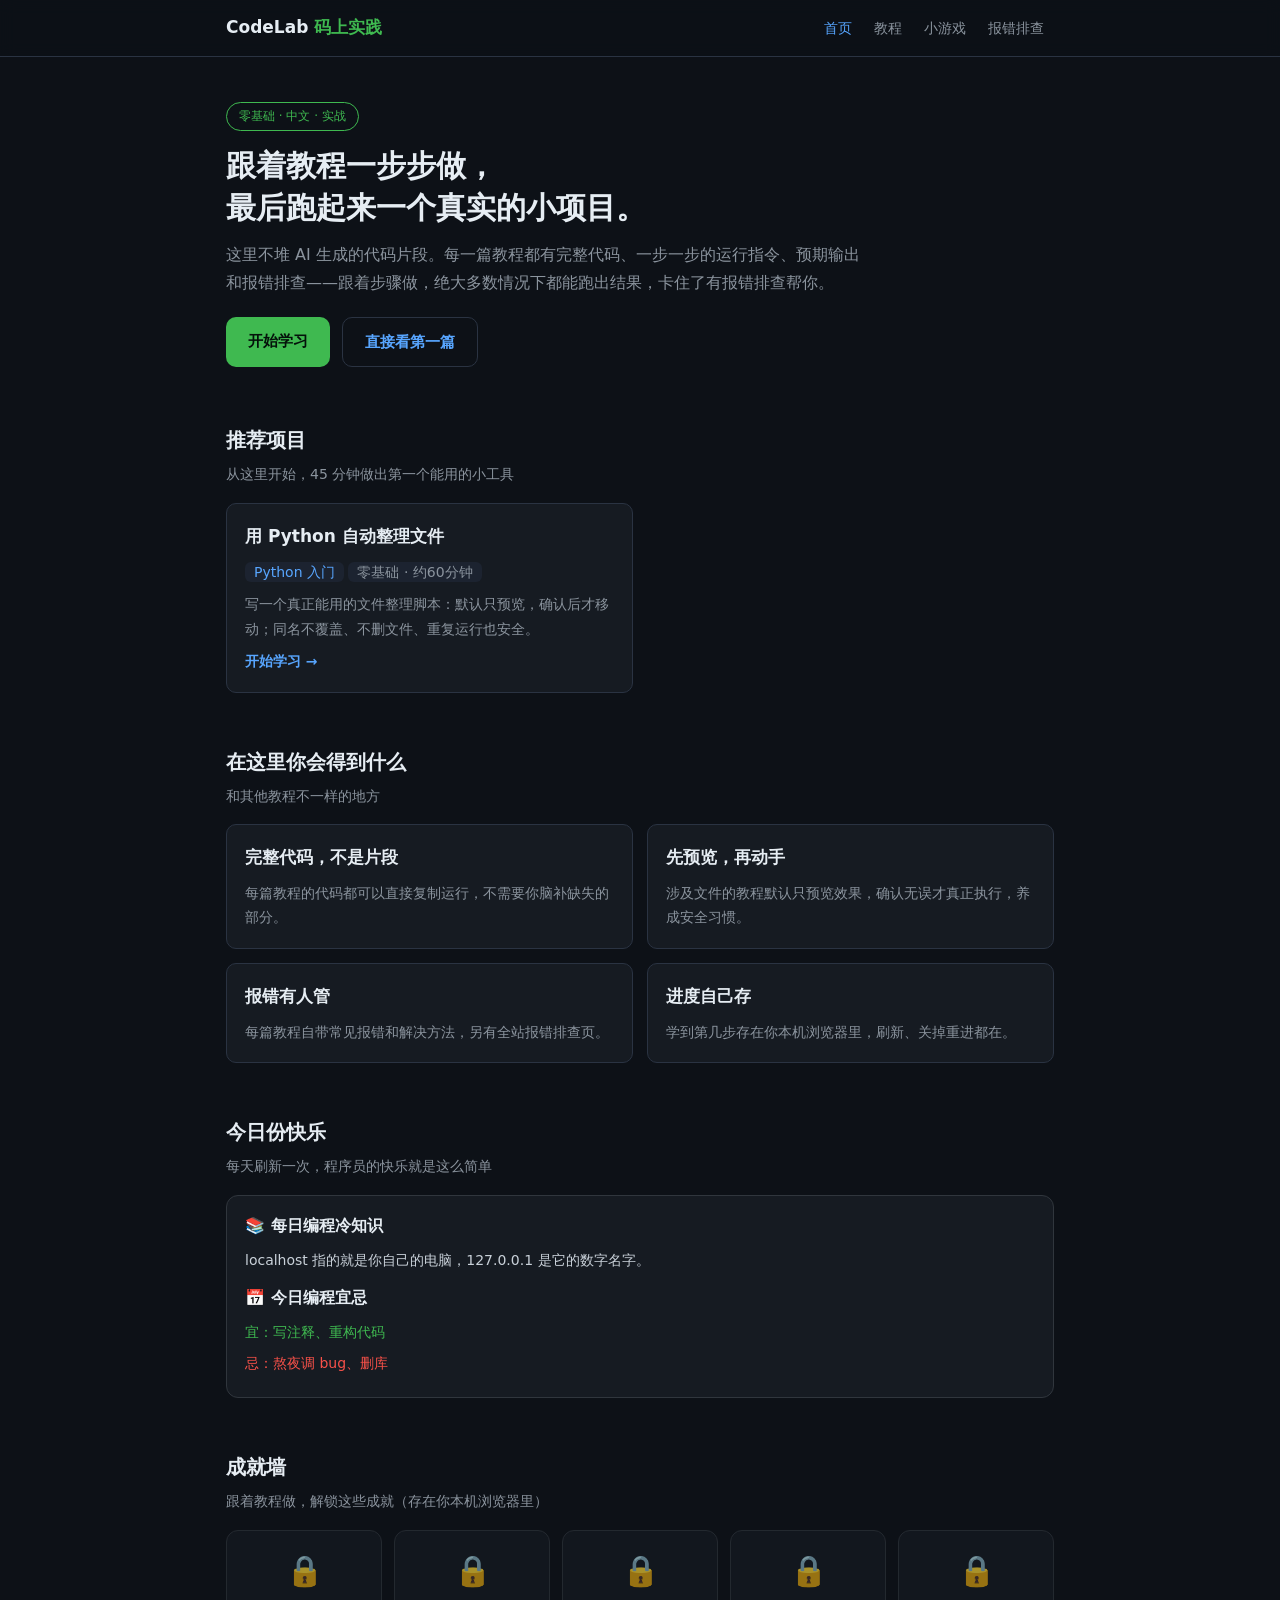
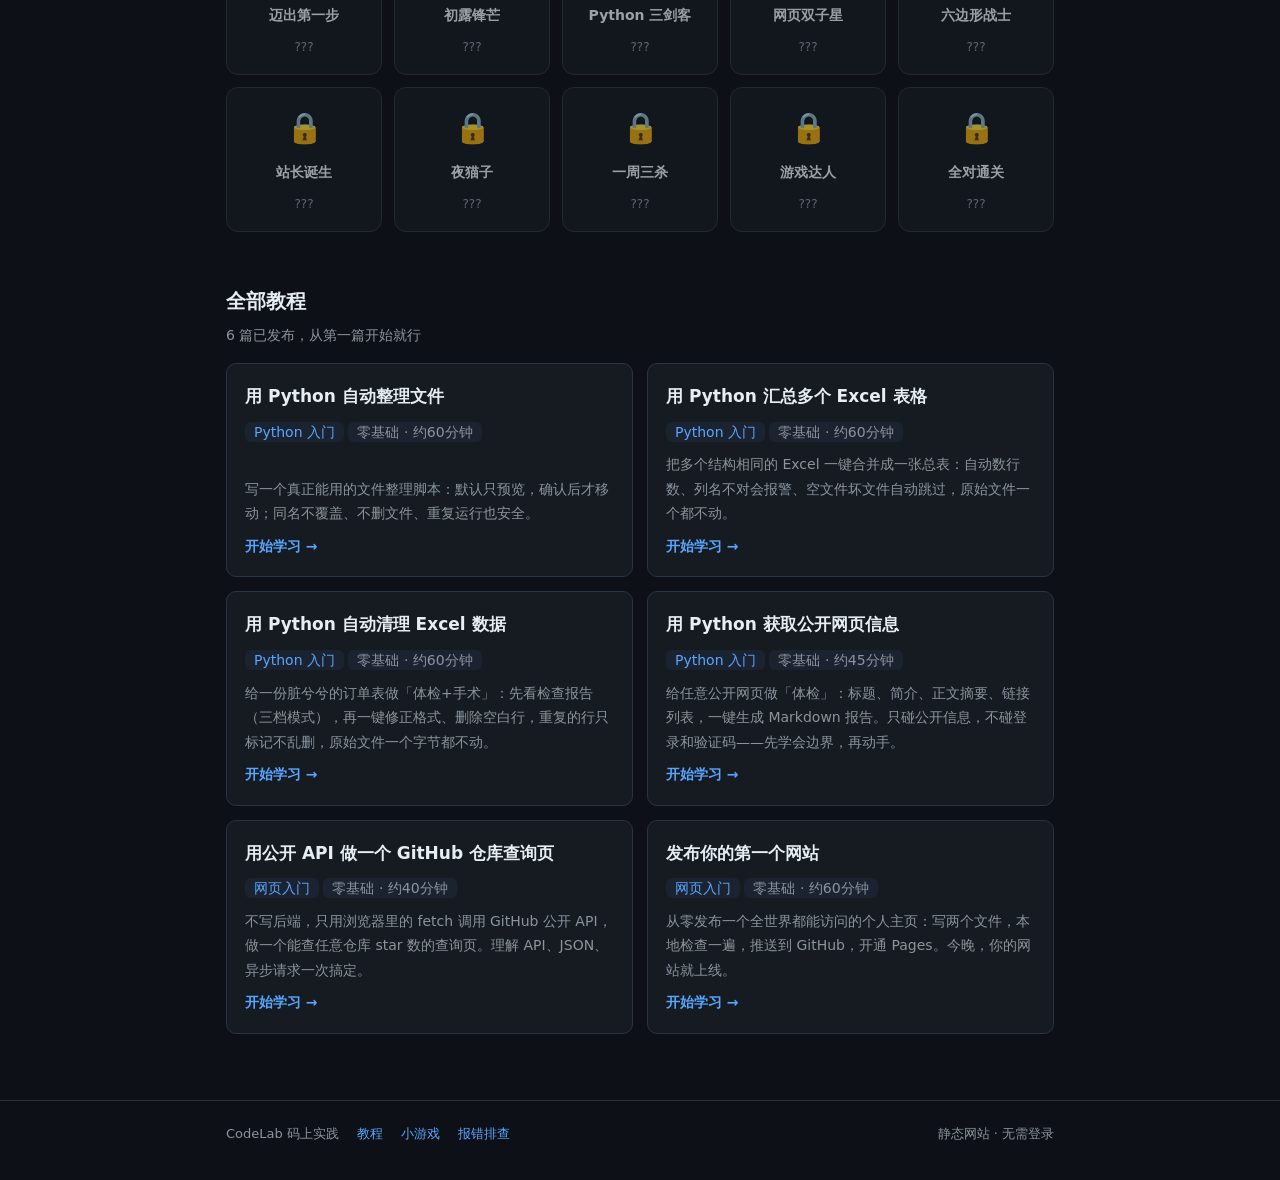
<file: index.html>
<!DOCTYPE html>
<html lang="zh-CN">
<head>
<meta charset="UTF-8">
<meta name="viewport" content="width=device-width, initial-scale=1.0">
<title>CodeLab 码上实践 - 跟着做，跑起来</title>
<meta name="description" content="面向零基础中文用户的编程实战教程：跟着步骤操作，最终运行一个真实的小项目。">
<meta name="theme-color" content="#0d1117">
<meta property="og:title" content="CodeLab 码上实践 - 跟着做，跑起来">
<meta property="og:description" content="面向零基础中文用户的编程实战教程：跟着步骤操作，最终运行一个真实的小项目。">
<meta property="og:type" content="website">
<meta property="og:url" content="https://ryajia321.github.io/codelab/index.html">
<link rel="manifest" href="assets/manifest.json">
<link rel="icon" href="assets/icon.svg" type="image/svg+xml">
<link rel="stylesheet" href="assets/style.css">
</head>
<body>
<header class="topbar"><div class="wrap">
<a class="logo" href="index.html">CodeLab <b>码上实践</b></a>
<nav class="nav"><a href="index.html">首页</a><a href="tutorials.html">教程</a><a href="game.html">小游戏</a><a href="errors.html">报错排查</a></nav>
</div></header>
<main class="wrap">
<section class="hero">
<span class="kicker">零基础 · 中文 · 实战</span>
<h1>跟着教程一步步做，<br>最后跑起来一个真实的小项目。</h1>
<p>这里不堆 AI 生成的代码片段。每一篇教程都有完整代码、一步一步的运行指令、预期输出和报错排查——跟着步骤做，绝大多数情况下都能跑出结果，卡住了有报错排查帮你。</p>
<div class="cta-row">
<a class="btn" href="tutorials.html">开始学习</a>
<a class="btn ghost" href="tutorial.html?id=python-organize-files">直接看第一篇</a>
</div>
</section>
<section class="sec">
<h2>推荐项目</h2>
<p class="sub">从这里开始，45 分钟做出第一个能用的小工具</p>
<div class="cards" id="featured"></div>
</section>
<section class="sec">
<h2>在这里你会得到什么</h2>
<p class="sub">和其他教程不一样的地方</p>
<div class="cards">
<div class="card"><h3>完整代码，不是片段</h3><p>每篇教程的代码都可以直接复制运行，不需要你脑补缺失的部分。</p></div>
<div class="card"><h3>先预览，再动手</h3><p>涉及文件的教程默认只预览效果，确认无误才真正执行，养成安全习惯。</p></div>
<div class="card"><h3>报错有人管</h3><p>每篇教程自带常见报错和解决方法，另有全站报错排查页。</p></div>
<div class="card"><h3>进度自己存</h3><p>学到第几步存在你本机浏览器里，刷新、关掉重进都在。</p></div>
</div>
</section>
<section class="sec">
<h2>今日份快乐</h2>
<p class="sub">每天刷新一次，程序员的快乐就是这么简单</p>
<div class="funbox" id="funbox"><p>加载中…</p></div>
</section>
<section class="sec">
<h2>成就墙</h2>
<p class="sub">跟着教程做，解锁这些成就（存在你本机浏览器里）</p>
<div class="achv-wall" id="achvWall"></div>
</section>
<section class="sec">
<h2>全部教程</h2>
<p class="sub">6 篇已发布，从第一篇开始就行</p>
<div class="cards" id="allList"></div>
</section>
</main>
<footer><div class="wrap">
<span>CodeLab 码上实践</span><a href="tutorials.html">教程</a><a href="game.html">小游戏</a><a href="errors.html">报错排查</a><span style="margin-left:auto">静态网站 · 无需登录</span>
</div></footer>
<script src="assets/app.js"></script>
<script src="data/tutorials.js"></script>
<script src="assets/achievements.js"></script>
<script>
(function(){
  var box = document.getElementById('featured');
  var t = (window.TUTORIALS||[])[0];
  if(!t){ box.innerHTML = '<div class="card"><h3>教程加载中…</h3></div>'; return; }
  // 趣味区
  if(window.Achv){
    var yj = window.Achv.dailyYiJi();
    document.getElementById('funbox').innerHTML =
      '<h3>📚 每日编程冷知识</h3><p>' + esc(window.Achv.dailyFact()) + '</p>' +
      '<h3 style="margin-top:12px">📅 今日编程宜忌</h3>' +
      '<p><span class="yi">宜：' + yj.yi.map(esc).join('、') + '</span></p>' +
      '<p><span class="ji">忌：' + yj.ji.map(esc).join('、') + '</span></p>';
    window.Achv.renderWall('achvWall');
  }
  // 全部教程
  var all = document.getElementById('allList');
  all.innerHTML = (window.TUTORIALS||[]).map(function(x){
    return '<div class="card"><h3>' + esc(x.title) + '</h3>' +
      '<p><span class="tag">' + esc(x.category) + '</span> <span class="tag gray">' + esc(x.level) + ' · 约' + x.minutes + '分钟</span></p>' +
      '<p>' + esc(x.summary) + '</p>' +
      '<a class="go" href="tutorial.html?id=' + x.id + '">开始学习 →</a></div>';
  }).join('');
  box.innerHTML =
    '<div class="card"><h3>' + esc(t.title) + '</h3>' +
    '<p><span class="tag">' + esc(t.category) + '</span> <span class="tag gray">' + esc(t.level) + ' · 约' + t.minutes + '分钟</span></p>' +
    '<p>' + esc(t.summary) + '</p>' +
    '<a class="go" href="tutorial.html?id=' + t.id + '">开始学习 →</a></div>';
})();
</script>
</body>
</html>
</file>
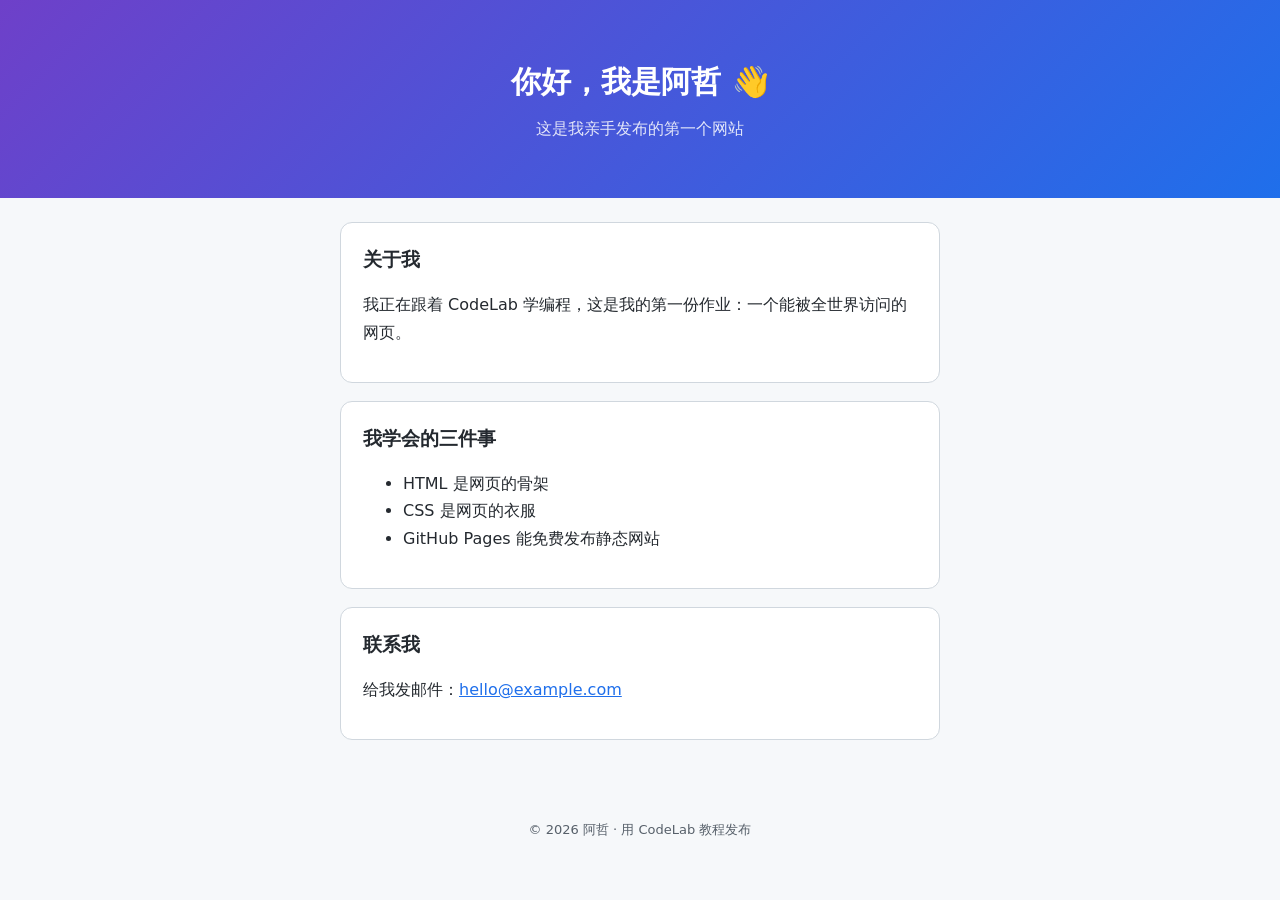
<file: tutorials/web-publish-site/site/index.html>
<!DOCTYPE html>
<html lang="zh-CN">
<head>
<meta charset="UTF-8">
<meta name="viewport" content="width=device-width, initial-scale=1.0">
<title>我的第一个网站</title>
<link rel="stylesheet" href="style.css">
</head>
<body>
<header>
  <h1>你好，我是阿哲 👋</h1>
  <p class="sub">这是我亲手发布的第一个网站</p>
</header>
<main>
  <section>
    <h2>关于我</h2>
    <p>我正在跟着 CodeLab 学编程，这是我的第一份作业：一个能被全世界访问的网页。</p>
  </section>
  <section>
    <h2>我学会的三件事</h2>
    <ul>
      <li>HTML 是网页的骨架</li>
      <li>CSS 是网页的衣服</li>
      <li>GitHub Pages 能免费发布静态网站</li>
    </ul>
  </section>
  <section>
    <h2>联系我</h2>
    <p>给我发邮件：<a href="mailto:hello@example.com">hello@example.com</a></p>
  </section>
</main>
<footer>
  <p>© 2026 阿哲 · 用 CodeLab 教程发布</p>
</footer>
</body>
</html>
</file>
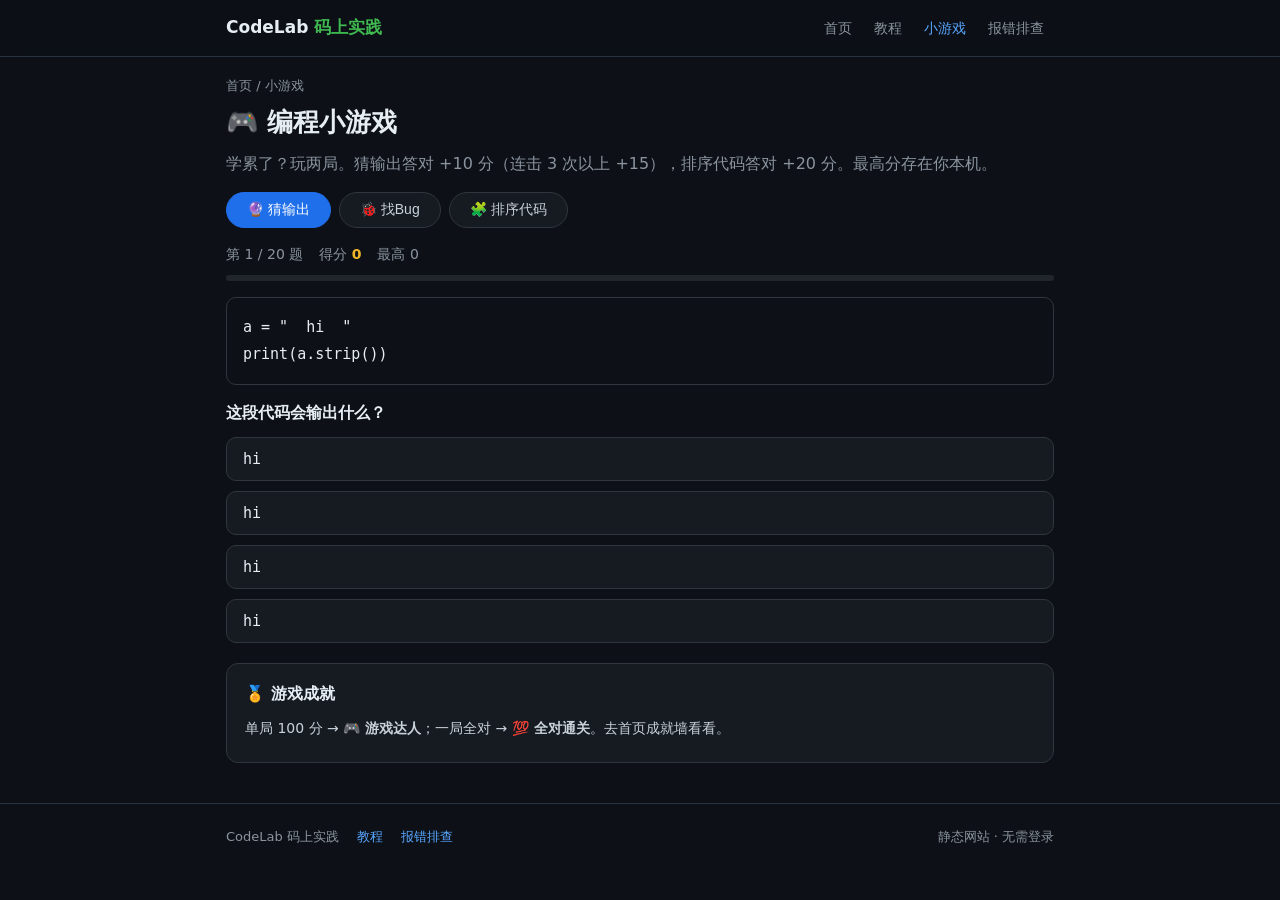
<file: game.html>
<!DOCTYPE html>
<html lang="zh-CN">
<head>
<meta charset="UTF-8">
<meta name="viewport" content="width=device-width, initial-scale=1.0">
<title>编程小游戏 - CodeLab 码上实践</title>
<meta name="description" content="猜输出、找Bug：用玩游戏的方式检验 Python 基本功。">
<meta name="theme-color" content="#0d1117">
<meta property="og:title" content="编程小游戏 - CodeLab 码上实践">
<meta property="og:description" content="猜输出、找Bug：用玩游戏的方式检验 Python 基本功。">
<meta property="og:type" content="website">
<meta property="og:url" content="https://ryajia321.github.io/codelab/game.html">
<link rel="manifest" href="assets/manifest.json">
<link rel="icon" href="assets/icon.svg" type="image/svg+xml">
<link rel="stylesheet" href="assets/style.css">
</head>
<body>
<header class="topbar"><div class="wrap">
<a class="logo" href="index.html">CodeLab <b>码上实践</b></a>
<nav class="nav"><a href="index.html">首页</a><a href="tutorials.html">教程</a><a href="game.html">小游戏</a><a href="errors.html">报错排查</a></nav>
</div></header>
<main class="wrap">
<div class="crumb"><a href="index.html">首页</a> / 小游戏</div>
<h1 class="t-title">🎮 编程小游戏</h1>
<p style="color:var(--mut)">学累了？玩两局。猜输出答对 +10 分（连击 3 次以上 +15），排序代码答对 +20 分。最高分存在你本机。</p>
<div class="game-tabs">
<button class="game-tab on" data-m="guess">🔮 猜输出</button>
<button class="game-tab" data-m="bug">🐞 找Bug</button>
<button class="game-tab" data-m="order">🧩 排序代码</button>
</div>
<div id="gameBox"></div>
<div class="funbox" style="margin-top:20px">
<h3>🏅 游戏成就</h3>
<p>单局 100 分 → <b>🎮 游戏达人</b>；一局全对 → <b>💯 全对通关</b>。去首页成就墙看看。</p>
</div>
</main>
<footer><div class="wrap">
<span>CodeLab 码上实践</span><a href="tutorials.html">教程</a><a href="errors.html">报错排查</a><span style="margin-left:auto">静态网站 · 无需登录</span>
</div></footer>
<script src="assets/app.js"></script>
<script src="assets/achievements.js"></script>
<script src="assets/game.js"></script>
<script>window.Game.init();</script>
</body>
</html>
</file>
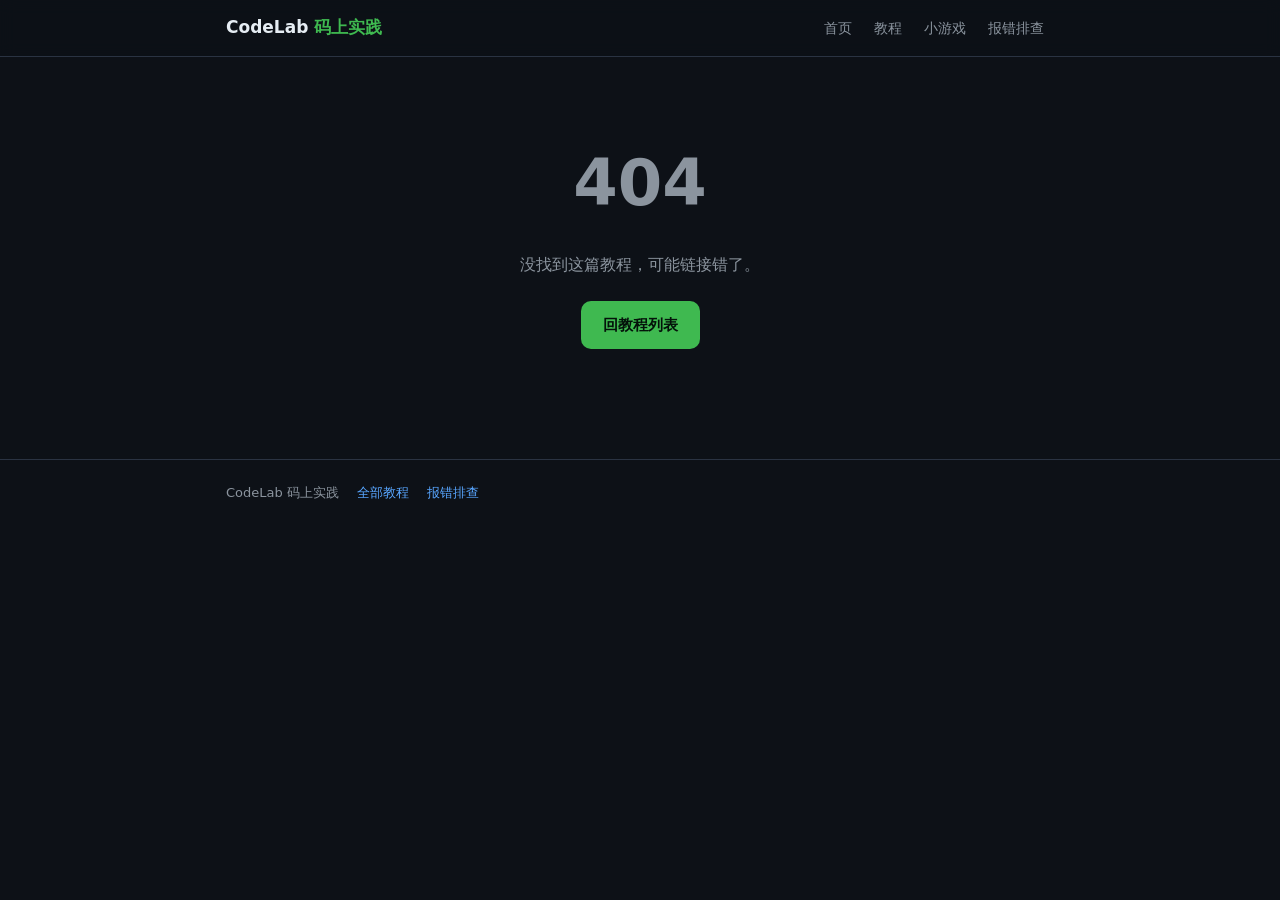
<file: tutorial.html>
<!DOCTYPE html>
<html lang="zh-CN">
<head>
<meta charset="UTF-8">
<meta name="viewport" content="width=device-width, initial-scale=1.0">
<title>教程 - CodeLab 码上实践</title>
<meta name="theme-color" content="#0d1117">
<meta property="og:title" content="教程 - CodeLab 码上实践">
<meta property="og:description" content="零基础中文编程实战教程：完整代码、一步一步的运行指令、预期输出和报错排查。">
<meta property="og:type" content="website">
<meta property="og:url" content="https://ryajia321.github.io/codelab/tutorial.html">
<link rel="manifest" href="assets/manifest.json">
<link rel="icon" href="assets/icon.svg" type="image/svg+xml">
<link rel="stylesheet" href="assets/style.css">
</head>
<body>
<header class="topbar"><div class="wrap">
<a class="logo" href="index.html">CodeLab <b>码上实践</b></a>
<nav class="nav"><a href="index.html">首页</a><a href="tutorials.html">教程</a><a href="game.html">小游戏</a><a href="errors.html">报错排查</a></nav>
</div></header>
<main class="wrap" id="content"></main>
<footer><div class="wrap">
<span>CodeLab 码上实践</span><a href="tutorials.html">全部教程</a><a href="errors.html">报错排查</a>
</div></footer>
<script src="assets/app.js"></script>
<script src="data/tutorials.js"></script>
<script src="assets/achievements.js"></script>
<script>
(function(){
  function codeBlock(c){
    return '<div class="codeblock ' + esc(c.lang) + '"><div class="chead"><span>' +
      esc(c.label || c.lang) + '</span>' +
      '<button class="copybtn" onclick="copyCode(this)">复制</button></div>' +
      '<pre><code>' + esc(c.text) + '</code></pre></div>';
  }
  var id = new URLSearchParams(location.search).get('id');
  var t = (window.TUTORIALS || []).filter(function(x){ return x.id === id; })[0];
  var el = document.getElementById('content');
  if(!t){
    document.title = '没找到教程 - CodeLab 码上实践';
    el.innerHTML = '<div class="nf"><h1>404</h1><p>没找到这篇教程，可能链接错了。</p><a class="btn" href="tutorials.html">回教程列表</a></div>';
    return;
  }
  document.title = t.title + ' - CodeLab 码上实践';
  var h = '';
  h += '<div class="crumb"><a href="index.html">首页</a> / <a href="tutorials.html">教程</a> / ' + esc(t.title) + '</div>';
  h += '<h1 class="t-title">' + esc(t.title) + '</h1>';
  h += '<div class="t-meta"><span class="tag">' + esc(t.category) + '</span>' +
       '<span class="tag gray">' + esc(t.level) + '</span>' +
       '<span class="tag gray">约 ' + t.minutes + ' 分钟</span></div>';
  h += '<div class="progressbar"><i id="pbar"></i></div><div class="prog-txt" id="ptxt"></div>';
  h += '<div class="note" id="progWarn" style="display:none"><b>保存失败：</b>浏览器可能禁用了本地存储，刷新后学习进度会丢失。</div>';
  h += '<p style="color:var(--mut)">' + esc(t.summary) + '</p>';
  var toc = [['sec-steps', '跟着做 (' + t.steps.length + ' 步)']];
  if(t.errors && t.errors.length) toc.push(['sec-errors', '常见报错']);
  if(t.checklist && t.checklist.length) toc.push(['sec-checklist', '验收清单']);
  if(t.exercises && t.exercises.length) toc.push(['sec-exercises', '练习题']);
  h += '<div class="toc">' + toc.map(function(x){
    return '<a href="#' + x[0] + '">' + x[1] + '</a>';
  }).join('') + '</div>';
  h += '<div class="sec"><h2>学习目标</h2><div class="sub">学完这一篇，你能做到</div><div class="step"><ul class="check">' +
       t.goals.map(function(g){ return '<li>' + esc(g) + '</li>'; }).join('') + '</ul></div></div>';
  h += '<div class="sec"><h2>环境准备</h2><div class="sub">开始前确认这几样</div><div class="step"><ul>' +
       t.env.map(function(g){ return '<li>' + esc(g) + '</li>'; }).join('') + '</ul></div></div>';
  h += '<div class="sec" id="sec-steps"><h2>跟着做</h2><div class="sub">做完一步勾一步，进度自动保存</div><div id="steps">';
  t.steps.forEach(function(s, i){
    h += '<div class="step" data-i="' + i + '"><div class="step-head">' +
         '<input type="checkbox" class="step-check" data-i="' + i + '" aria-label="标记完成">' +
         '<h3>第 ' + (i+1) + ' 步：' + esc(s.title) + '</h3></div>' +
         '<div>' + sanitizeHTML(s.body) + '</div>';
    if(s.code) h += codeBlock(s.code);
    if(s.expected) h += '<div class="tip"><b>预期结果：</b>' + sanitizeHTML(s.expected) + '</div>';
    if(s.code2) h += codeBlock(s.code2);
    if(s.expected2) h += '<div class="tip"><b>预期结果：</b>' + sanitizeHTML(s.expected2) + '</div>';
    h += '</div>';
  });
  h += '</div></div>';
  if(t.errors && t.errors.length){
    h += '<div class="sec" id="sec-errors"><h2>常见报错</h2><div class="sub">卡住了先来这里对号入座</div>';
    t.errors.forEach(function(e){
      h += '<div class="err"><h4>' + esc(e.t) + '</h4><p>' + esc(e.s) + '</p><p class="fix">解决：' + sanitizeHTML(e.f) + '</p></div>';
    });
    h += '<p style="margin-top:8px"><a href="errors.html">更多通用报错 →</a></p></div>';
  }
  if(t.checklist && t.checklist.length){
    h += '<div class="sec" id="sec-checklist"><h2>验收清单</h2><div class="sub">全都做到才算真正学会</div><div class="step"><ul class="check">' +
         t.checklist.map(function(g){ return '<li>' + esc(g) + '</li>'; }).join('') + '</ul></div></div>';
  }
  if(t.exercises && t.exercises.length){
    h += '<div class="sec" id="sec-exercises"><h2>练习题</h2><div class="sub">自己动手试试</div><div class="step"><ol>' +
         t.exercises.map(function(g){ return '<li>' + sanitizeHTML(g) + '</li>'; }).join('') + '</ol></div></div>';
  }
  var TS = window.TUTORIALS || [];
  var curIdx = TS.indexOf(t);
  var prev = curIdx > 0 ? TS[curIdx - 1] : null;
  var next = curIdx >= 0 && curIdx < TS.length - 1 ? TS[curIdx + 1] : null;
  if(prev || next){
    h += '<div class="prevnext">' +
      (prev ? '<a class="pn prev" href="tutorial.html?id=' + prev.id + '"><span>← 上一篇</span><b>' + esc(prev.title) + '</b></a>' : '<span></span>') +
      (next ? '<a class="pn next" href="tutorial.html?id=' + next.id + '"><span>下一篇 →</span><b>' + esc(next.title) + '</b></a>' : '<span></span>') +
      '</div>';
  }
  el.innerHTML = h;
  var total = t.steps.length;
  function refresh(){
    var n = progCount(id, total);
    document.getElementById('pbar').style.width = (total ? Math.round(n/total*100) : 0) + '%';
    document.getElementById('ptxt').textContent = '学习进度：' + n + ' / ' + total + ' 步' + (n === total ? ' —— 全部完成，很棒！' : '');
    document.querySelectorAll('.step-check').forEach(function(cb){
      var i = +cb.getAttribute('data-i');
      cb.checked = !!progGet(id)[i];
      cb.closest('.step').classList.toggle('done', cb.checked);
    });
  }
  document.querySelectorAll('.step-check').forEach(function(cb){
    cb.addEventListener('change', function(){
      var saved = progSet(id, +cb.getAttribute('data-i'), cb.checked);
      if(!saved){
        document.getElementById('progWarn').style.display = 'block';
        cb.checked = false;
      }
      refresh();
      if(window.Achv){
        if(progCount(id, total) === total && total > 0) window.Achv.markDone(id);
        window.Achv.check();
      }
    });
  });
  refresh();
})();
</script>
</body>
</html>
</file>
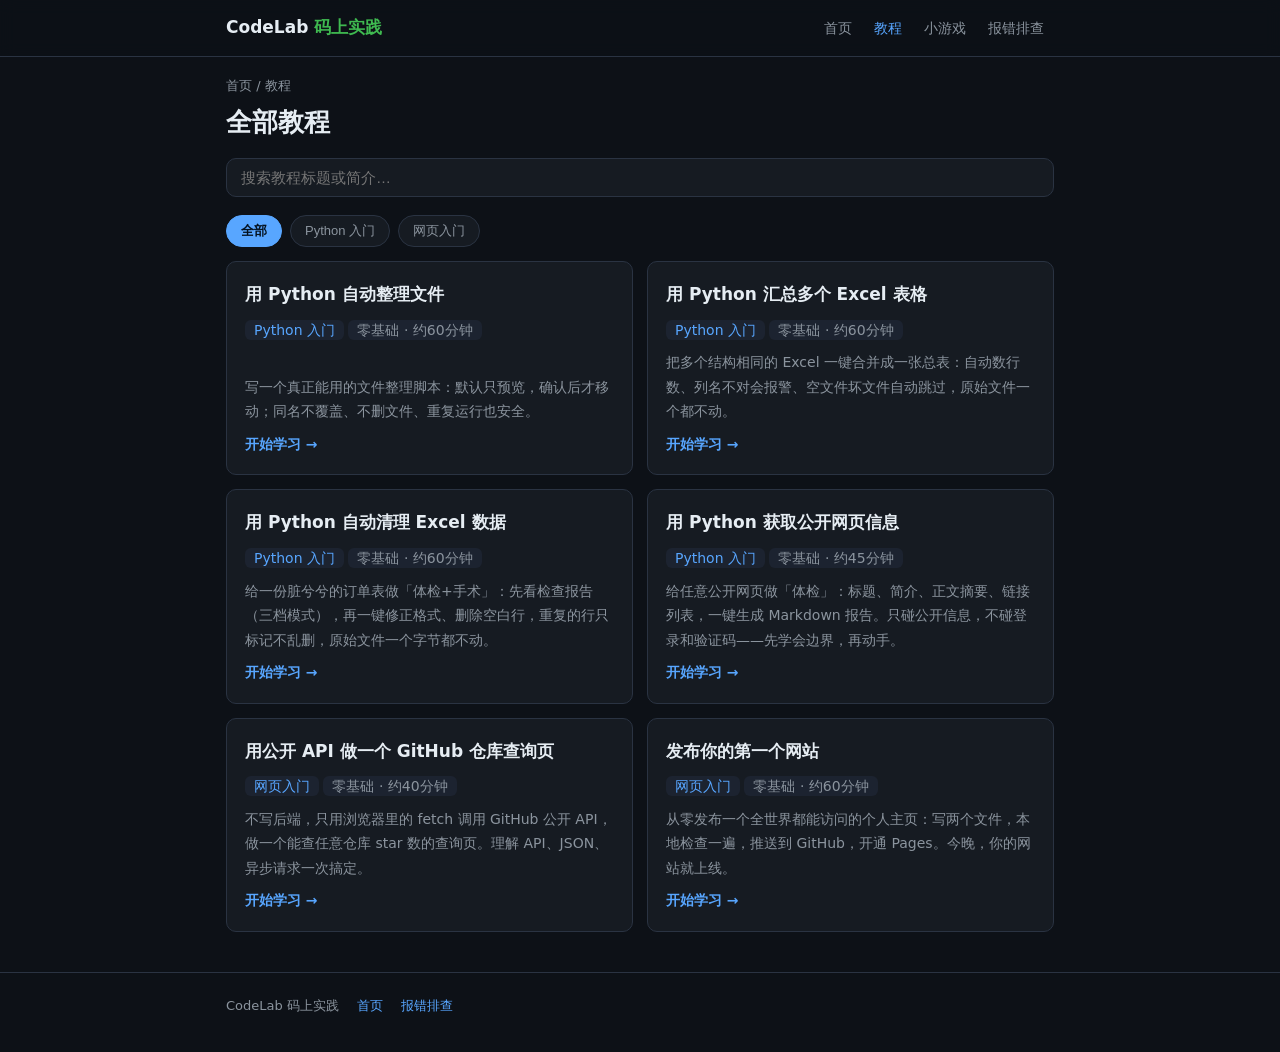
<file: tutorials.html>
<!DOCTYPE html>
<html lang="zh-CN">
<head>
<meta charset="UTF-8">
<meta name="viewport" content="width=device-width, initial-scale=1.0">
<title>教程列表 - CodeLab 码上实践</title>
<meta name="theme-color" content="#0d1117">
<meta property="og:title" content="教程列表 - CodeLab 码上实践">
<meta property="og:description" content="6 篇零基础中文编程实战教程：Python 自动化、Excel 处理、网页抓取、API 调用、网站发布。">
<meta property="og:type" content="website">
<meta property="og:url" content="https://ryajia321.github.io/codelab/tutorials.html">
<link rel="manifest" href="assets/manifest.json">
<link rel="icon" href="assets/icon.svg" type="image/svg+xml">
<link rel="stylesheet" href="assets/style.css">
</head>
<body>
<header class="topbar"><div class="wrap">
<a class="logo" href="index.html">CodeLab <b>码上实践</b></a>
<nav class="nav"><a href="index.html">首页</a><a href="tutorials.html">教程</a><a href="game.html">小游戏</a><a href="errors.html">报错排查</a></nav>
</div></header>
<main class="wrap">
<div class="crumb"><a href="index.html">首页</a> / 教程</div>
<h1 class="t-title">全部教程</h1>
<div class="toolbar">
<input id="q" type="search" placeholder="搜索教程标题或简介…" autocomplete="off">
</div>
<div class="pills" id="pills"></div>
<div class="cards" id="list" style="margin-top:14px"></div>
<div class="empty" id="empty">没找到匹配的教程，换个关键词试试。</div>

</main>
<footer><div class="wrap">
<span>CodeLab 码上实践</span><a href="index.html">首页</a><a href="errors.html">报错排查</a>
</div></footer>
<script src="assets/app.js"></script>
<script src="data/tutorials.js"></script>
<script>
(function(){
  var TS = window.TUTORIALS || [];
  var cats = ['全部'];
  TS.forEach(function(t){ if(cats.indexOf(t.category) < 0) cats.push(t.category); });
  var pills = document.getElementById('pills'), cur = '全部';
  function drawPills(){
    pills.innerHTML = cats.map(function(c){
      return '<button class="pill' + (c === cur ? ' on' : '') + '" data-c="' + esc(c) + '">' + esc(c) + '</button>';
    }).join('');
    pills.querySelectorAll('.pill').forEach(function(b){
      b.addEventListener('click', function(){ cur = b.getAttribute('data-c'); drawPills(); drawList(); });
    });
  }
  function card(t){
    var done = progCount(t.id, (t.steps||[]).length), total = (t.steps||[]).length;
    var pct = total ? Math.round(done/total*100) : 0;
    return '<div class="card"><h3>' + esc(t.title) + '</h3>' +
      '<p><span class="tag">' + esc(t.category) + '</span> <span class="tag gray">' + esc(t.level) + ' · 约' + t.minutes + '分钟</span>' +
      (done ? ' <span class="tag gray">已完成 ' + pct + '%</span>' : '') + '</p>' +
      '<p>' + esc(t.summary) + '</p>' +
      '<a class="go" href="tutorial.html?id=' + t.id + '">' + (done ? '继续学习 →' : '开始学习 →') + '</a></div>';
  }
  function drawList(){
    var q = document.getElementById('q').value.trim().toLowerCase();
    var list = TS.filter(function(t){
      var okC = (cur === '全部' || t.category === cur);
      var okQ = (!q || (t.title + ' ' + t.summary).toLowerCase().indexOf(q) >= 0);
      return okC && okQ;
    });
    document.getElementById('list').innerHTML = list.map(card).join('');
    document.getElementById('empty').style.display = list.length ? 'none' : 'block';
  }
  document.getElementById('q').addEventListener('input', drawList);
  drawPills(); drawList();
})();
</script>
</body>
</html>
</file>
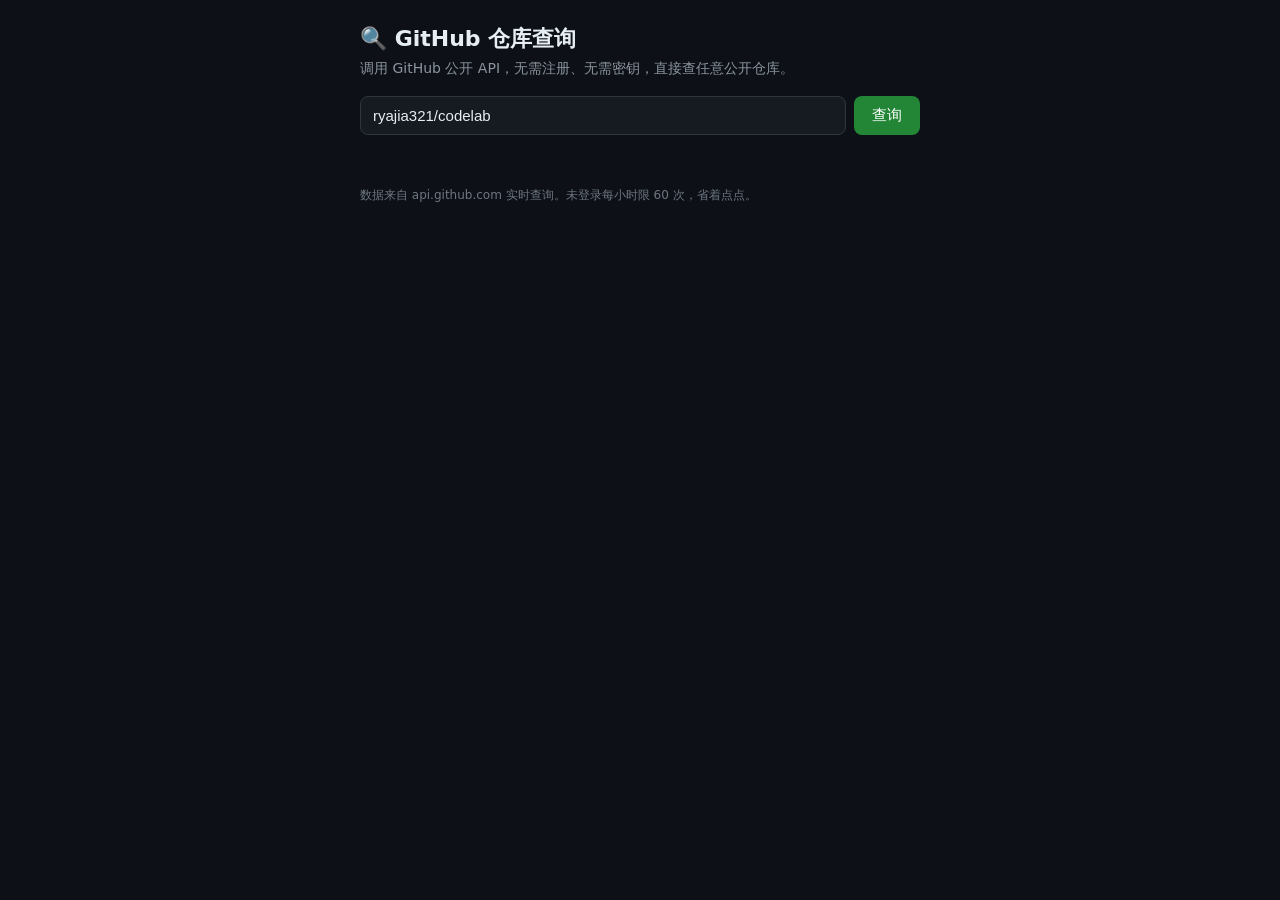
<file: tutorials/web-github-query/query.html>
<!DOCTYPE html>
<html lang="zh-CN">
<head>
<meta charset="UTF-8">
<meta name="viewport" content="width=device-width, initial-scale=1.0">
<title>GitHub 仓库查询</title>
<style>
  * { box-sizing: border-box; }
  body { font-family: system-ui, -apple-system, "PingFang SC", "Microsoft YaHei", sans-serif;
         background: #0d1117; color: #e6edf3; margin: 0; padding: 24px 16px; }
  .wrap { max-width: 560px; margin: 0 auto; }
  h1 { font-size: 22px; margin: 0 0 6px; }
  p.sub { color: #8b949e; font-size: 14px; margin: 0 0 18px; }
  .row { display: flex; gap: 8px; }
  input { flex: 1; padding: 10px 12px; font-size: 15px; border-radius: 8px;
          border: 1px solid #30363d; background: #161b22; color: #e6edf3; }
  button { padding: 10px 18px; font-size: 15px; border-radius: 8px; border: 0;
           background: #238636; color: #fff; cursor: pointer; }
  button:disabled { background: #30363d; cursor: wait; }
  #msg { margin-top: 14px; font-size: 14px; min-height: 20px; }
  #msg.err { color: #f85149; }
  #msg.loading { color: #8b949e; }
  .card { margin-top: 12px; border: 1px solid #30363d; border-radius: 12px;
          padding: 18px; background: #161b22; display: none; }
  .card.show { display: block; }
  .card .top { display: flex; gap: 12px; align-items: center; }
  .card img { width: 56px; height: 56px; border-radius: 50%; }
  .card h2 { font-size: 18px; margin: 0; }
  .card h2 a { color: #58a6ff; text-decoration: none; }
  .card .desc { color: #8b949e; font-size: 14px; margin: 10px 0; }
  .stats { display: flex; gap: 16px; font-size: 14px; flex-wrap: wrap; }
  .stats b { color: #f0b429; }
  .foot { margin-top: 18px; font-size: 12px; color: #6e7681; }
</style>
</head>
<body>
<div class="wrap">
  <h1>🔍 GitHub 仓库查询</h1>
  <p class="sub">调用 GitHub 公开 API，无需注册、无需密钥，直接查任意公开仓库。</p>
  <div class="row">
    <input id="repo" placeholder="输入 owner/仓库名，如 ryajia321/codelab" value="ryajia321/codelab">
    <button id="btn">查询</button>
  </div>
  <div id="msg"></div>
  <div class="card" id="card">
    <div class="top">
      <img id="avatar" alt="头像">
      <div>
        <h2><a id="name" href="#" target="_blank" rel="noopener"></a></h2>
        <div class="desc" id="owner"></div>
      </div>
    </div>
    <div class="desc" id="desc"></div>
    <div class="stats">
      <span>⭐ <b id="stars"></b></span>
      <span>⑂ <b id="forks"></b></span>
      <span>💻 <b id="lang"></b></span>
      <span>🕐 <b id="updated"></b></span>
    </div>
  </div>
  <p class="foot">数据来自 api.github.com 实时查询。未登录每小时限 60 次，省着点点。</p>
</div>
<script>
var $ = function(id){ return document.getElementById(id); };

function setMsg(text, cls){
  var m = $("msg");
  m.textContent = text;
  m.className = cls || "";
}

function validRepo(s){
  // 只允许 owner/repo 形状：每段以字母数字开头，后接字母数字 . _ -，中间一道斜杠
  return /^[A-Za-z0-9][A-Za-z0-9_.\-]*\/[A-Za-z0-9][A-Za-z0-9_.\-]*$/.test(s.trim());
}

function fmtDate(iso){
  try { return new Date(iso).toLocaleDateString("zh-CN"); }
  catch(e){ return iso; }
}

function query(){
  var repo = $("repo").value.trim();
  if(!validRepo(repo)){
    setMsg("格式不对：请输入 owner/仓库名，例如 ryajia321/codelab", "err");
    return;
  }
  var btn = $("btn");
  btn.disabled = true;
  $("card").classList.remove("show");
  setMsg("查询中…", "loading");

  fetch("https://api.github.com/repos/" + repo)
    .then(function(res){
      if(res.status === 404){
        throw new Error("仓库不存在（404）：检查 owner/仓库名是否写对，注意大小写。");
      }
      if(res.status === 403){
        throw new Error("触发频率限制（403）：GitHub 未登录每小时只让查 60 次，歇会儿再试。");
      }
      if(!res.ok){
        throw new Error("GitHub 返回异常状态码：" + res.status);
      }
      return res.json();
    })
    .then(function(d){
      $("avatar").src = d.owner.avatar_url;
      var nm = $("name");
      nm.textContent = d.full_name;
      nm.href = d.html_url;
      $("owner").textContent = "作者：" + d.owner.login;
      $("desc").textContent = d.description || "（这个仓库没有写简介）";
      $("stars").textContent = d.stargazers_count;
      $("forks").textContent = d.forks_count;
      $("lang").textContent = d.language || "未知";
      $("updated").textContent = fmtDate(d.updated_at);
      $("card").classList.add("show");
      setMsg("");
    })
    .catch(function(err){
      // 网络断开、域名被拦等都会走到这里
      setMsg("查不到：" + err.message, "err");
    })
    .finally(function(){
      btn.disabled = false;
    });
}

$("btn").addEventListener("click", query);
$("repo").addEventListener("keydown", function(e){
  if(e.key === "Enter") query();
});
</script>
</body>
</html>
</file>
<file: assets/style.css>
/* CodeLab 码上实践 — 深色开发者风，移动端优先 */
:root{
  --bg:#0d1117; --bg2:#161b22; --bg3:#1c2330;
  --line:#2a3342; --txt:#e6edf3; --mut:#8b949e;
  --acc:#58a6ff; --acc2:#3fb950; --warn:#d29922; --bad:#f85149;
  --code-bg:#0a0e14; --radius:10px;
}
*{box-sizing:border-box;margin:0;padding:0}
html{-webkit-text-size-adjust:100%}
body{background:var(--bg);color:var(--txt);font-family:-apple-system,BlinkMacSystemFont,"PingFang SC","Hiragino Sans GB","Microsoft YaHei",system-ui,sans-serif;line-height:1.75;font-size:16px}
a{color:var(--acc);text-decoration:none}
a:hover{text-decoration:underline}
.wrap{max-width:860px;margin:0 auto;padding:0 16px}
/* 顶栏 */
.topbar{position:sticky;top:0;z-index:50;background:rgba(13,17,23,.92);backdrop-filter:blur(8px);border-bottom:1px solid var(--line)}
.topbar .wrap{display:flex;align-items:center;height:56px;gap:4px}
.logo{font-weight:700;font-size:17px;color:var(--txt);margin-right:auto;white-space:nowrap}
.logo b{color:var(--acc2)}
.nav{display:flex;gap:2px}
.nav a{color:var(--mut);font-size:14px;padding:8px 10px;border-radius:8px;white-space:nowrap}
.nav a:hover{color:var(--txt);text-decoration:none;background:var(--bg3)}
.nav a.on{color:var(--acc)}
/* Hero */
.hero{padding:44px 0 30px}
.hero .kicker{display:inline-block;font-size:12px;color:var(--acc2);border:1px solid var(--acc2);border-radius:20px;padding:3px 12px;margin-bottom:14px}
.hero h1{font-size:30px;line-height:1.4;margin-bottom:12px}
.hero p{color:var(--mut);font-size:16px;max-width:640px}
.cta-row{display:flex;gap:12px;margin-top:20px;flex-wrap:wrap}
.btn{display:inline-block;background:var(--acc2);color:#04120a;font-weight:700;font-size:15px;padding:11px 22px;border-radius:var(--radius);border:0;cursor:pointer}
.btn:hover{text-decoration:none;filter:brightness(1.08)}
.btn.ghost{background:transparent;color:var(--acc);border:1px solid var(--line)}
/* 卡片 */
.sec{padding:26px 0}
.sec h2{font-size:20px;margin-bottom:4px}
.sec .sub{color:var(--mut);font-size:14px;margin-bottom:16px}
.cards{display:grid;grid-template-columns:1fr;gap:14px}
@media(min-width:640px){.cards{grid-template-columns:1fr 1fr}}
.card{background:var(--bg2);border:1px solid var(--line);border-radius:var(--radius);padding:18px;display:flex;flex-direction:column;gap:8px}
.card h3{font-size:17px}
.card p{color:var(--mut);font-size:14px;flex:1}
.meta{display:flex;gap:8px;flex-wrap:wrap;font-size:12px}
.tag{background:var(--bg3);color:var(--acc);border-radius:6px;padding:2px 9px}
.tag.gray{color:var(--mut)}
.card .go{font-size:14px;font-weight:700}
.card.soon{opacity:.55}
/* 列表页工具条 */
.toolbar{display:flex;gap:10px;flex-wrap:wrap;margin:18px 0}
.toolbar input{flex:1;min-width:200px;background:var(--bg2);border:1px solid var(--line);color:var(--txt);border-radius:var(--radius);padding:10px 14px;font-size:15px}
.pills{display:flex;gap:8px;flex-wrap:wrap;margin-bottom:6px}
.pill{background:var(--bg2);border:1px solid var(--line);color:var(--mut);border-radius:20px;padding:6px 14px;font-size:13px;cursor:pointer}
.pill.on{background:var(--acc);border-color:var(--acc);color:#04121f;font-weight:700}
.empty{color:var(--mut);text-align:center;padding:40px 0;display:none}
/* 教程详情 */
.crumb{font-size:13px;color:var(--mut);margin:18px 0 6px}
.crumb a{color:var(--mut)}
.t-title{font-size:26px;line-height:1.4;margin-bottom:10px}
.t-meta{display:flex;gap:8px;flex-wrap:wrap;margin-bottom:8px}
.progressbar{height:8px;background:var(--bg3);border-radius:6px;overflow:hidden;margin:14px 0 4px}
.progressbar i{display:block;height:100%;background:var(--acc2);width:0;transition:width .3s}
.prog-txt{font-size:13px;color:var(--mut);margin-bottom:6px}
.step{background:var(--bg2);border:1px solid var(--line);border-radius:var(--radius);padding:18px;margin:16px 0}
.step.done{opacity:.62}
.step.done h3{color:var(--acc2)}
.step-head{display:flex;gap:10px;align-items:flex-start;margin-bottom:8px}
.step-check{flex:none;width:22px;height:22px;margin-top:3px;accent-color:var(--acc2);cursor:pointer}
.step h3{font-size:17px;flex:1}
.step p,.step li{font-size:15px;color:#c9d1d9}
.step ul,.step ol{padding-left:22px;margin:8px 0}
.step li{margin-bottom:6px}
/* 代码块 */
.codeblock{background:var(--code-bg);border:1px solid var(--line);border-radius:8px;margin:12px 0;overflow:hidden}
.codeblock .chead{display:flex;align-items:center;background:var(--bg3);padding:7px 12px;font-size:12px;color:var(--mut)}
.codeblock .chead span{margin-right:auto}
.copybtn{background:var(--bg2);border:1px solid var(--line);color:var(--acc);font-size:12px;border-radius:6px;padding:4px 12px;cursor:pointer}
.copybtn:hover{border-color:var(--acc)}
.codeblock pre{padding:14px;overflow-x:auto;font-size:13.5px;line-height:1.65}
.codeblock code{font-family:ui-monospace,SFMono-Regular,Menlo,Consolas,"Courier New",monospace;color:#d6e2f0;white-space:pre}
.cmd code{color:#7ee787}
.out code{color:#8b949e}
/* 提示框 */
.note{border-left:3px solid var(--warn);background:rgba(210,153,34,.08);padding:10px 14px;border-radius:0 8px 8px 0;font-size:14px;margin:12px 0;color:#e8dcc3}
.note b{color:var(--warn)}
.tip{border-left:3px solid var(--acc2);background:rgba(63,185,80,.08);padding:10px 14px;border-radius:0 8px 8px 0;font-size:14px;margin:12px 0;color:#cfe8d4}
.tip b{color:var(--acc2)}
/* 报错/清单 */
.err{background:var(--bg2);border:1px solid var(--line);border-radius:var(--radius);padding:16px 18px;margin:12px 0}
.err h4{font-size:15px;color:var(--bad);margin-bottom:6px;font-family:ui-monospace,Menlo,Consolas,monospace}
.err p{font-size:14px;color:#c9d1d9;margin-bottom:4px}
.err .fix{color:var(--acc2)}
.check li{list-style:none;padding-left:28px;position:relative;margin-bottom:8px;font-size:15px}
.check li::before{content:"☐";position:absolute;left:4px;color:var(--mut)}
/* 底部 */
footer{border-top:1px solid var(--line);margin-top:40px;padding:22px 0 34px;color:var(--mut);font-size:13px}
footer .wrap{display:flex;gap:18px;flex-wrap:wrap;align-items:center}
/* 404 */
.nf{text-align:center;padding:70px 0}
.nf h1{font-size:64px;color:var(--mut)}
.nf p{color:var(--mut);margin:12px 0 22px}
/* 窄屏（<=420px）：顶栏收紧，标题缩小。注：390px 真机尚未验证 */
@media(max-width:420px){
  .logo{font-size:14px}
  .nav a{padding:8px 6px;font-size:13px}
  .hero h1{font-size:23px}
  .t-title{font-size:21px}
  .codeblock pre{font-size:12.5px}
  .btn{padding:10px 16px;font-size:14px}
}

/* ---- 成就系统 ---- */
.achv-toast{position:fixed;left:50%;bottom:28px;transform:translate(-50%,80px);z-index:9999;
  display:flex;gap:12px;align-items:center;background:#161b22;border:1px solid #f0b429;
  border-radius:14px;padding:14px 18px;max-width:88vw;box-shadow:0 8px 32px rgba(0,0,0,.5);
  opacity:0;transition:all .35s ease;color:#e6edf3;font-size:14px}
.achv-toast.show{transform:translate(-50%,0);opacity:1}
.achv-toast .achv-emoji{font-size:32px}
.achv-toast b{color:#f0b429}
.achv-confetti{position:fixed;inset:0;z-index:9998;pointer-events:none}
.achv-wall{display:grid;grid-template-columns:repeat(auto-fill,minmax(150px,1fr));gap:12px;margin-top:14px}
.achv-card{border:1px solid #30363d;border-radius:12px;padding:14px;background:#161b22;text-align:center}
.achv-card .achv-emoji{font-size:30px;display:block;margin-bottom:6px}
.achv-card b{display:block;font-size:14px;margin-bottom:4px}
.achv-card span{font-size:12px;color:#8b949e}
.achv-card.on{border-color:#f0b429;background:#1c1a12}
.achv-card:not(.on){opacity:.65}
.funbox{border:1px solid #30363d;border-radius:12px;padding:16px 18px;background:#161b22;margin-top:12px}
.funbox h3{margin:0 0 8px;font-size:16px}
.funbox p{margin:6px 0;font-size:14px;color:#c9d1d9}
.funbox .yi{color:#3fb950}.funbox .ji{color:#f85149}

/* ---- 编程小游戏 ---- */
.game-tabs{display:flex;gap:8px;margin:14px 0}
.game-tab{padding:8px 20px;border-radius:20px;border:1px solid #30363d;background:#161b22;
  color:#c9d1d9;cursor:pointer;font-size:14px}
.game-tab.on{background:#1f6feb;border-color:#1f6feb;color:#fff}
.game-meta{display:flex;gap:16px;font-size:14px;color:#8b949e;margin-bottom:8px;flex-wrap:wrap}
.game-meta b{color:#f0b429}
.game-prog{height:6px;background:#21262d;border-radius:3px;margin-bottom:16px}
.game-prog i{display:block;height:100%;background:#1f6feb;border-radius:3px;transition:width .3s}
.game-code{background:#0d1117;border:1px solid #30363d;border-radius:10px;padding:16px;
  font-family:ui-monospace,Menlo,Consolas,monospace;font-size:15px;line-height:1.8;
  white-space:pre-wrap;color:#e6edf3}
.game-q{font-size:16px;font-weight:700;margin:14px 0 10px}
.game-opts{display:grid;gap:10px}
.game-opt{padding:12px 16px;border-radius:10px;border:1px solid #30363d;background:#161b22;
  color:#e6edf3;font-size:15px;text-align:left;cursor:pointer;font-family:ui-monospace,Menlo,Consolas,monospace}
.game-opt:hover:not(:disabled){border-color:#58a6ff}
.game-opt:disabled{cursor:default}
.game-opt.right{border-color:#3fb950;background:#12261a}
.game-opt.wrong{border-color:#f85149;background:#2e1618}
.game-why{margin-top:14px;font-size:14px}
.game-why .why-ok{color:#3fb950;font-weight:700}
.game-why .why-no{color:#f85149;font-weight:700}
.game-why p{color:#c9d1d9;margin:8px 0 12px}
.game-end{text-align:center;padding:20px 0}
.game-medal{font-size:56px}
.game-end h3{margin:10px 0}
.game-end p{color:#c9d1d9}
.newbest{color:#f0b429;font-weight:700}

/* ---- 上一篇/下一篇 ---- */
.prevnext{display:flex;gap:12px;margin:28px 0 8px}
.prevnext>span{flex:1}
.pn{flex:1;display:block;border:1px solid #30363d;border-radius:12px;padding:14px 16px;
  background:#161b22;text-decoration:none;color:#e6edf3}
.pn:hover{border-color:#58a6ff}
.pn span{font-size:12px;color:#8b949e;display:block;margin-bottom:4px}
.pn b{font-size:15px}
.pn.next{text-align:right}

/* ---- 教程目录 ---- */
.toc{display:flex;gap:8px;flex-wrap:wrap;margin:14px 0 4px}
.toc a{padding:6px 14px;border:1px solid #30363d;border-radius:16px;font-size:13px;
  color:#c9d1d9;text-decoration:none;background:#161b22}
.toc a:hover{border-color:#58a6ff;color:#fff}

/* ---- 排序代码 ---- */
.order-empty{color:#6e7681;font-size:13px;padding:10px;border:1px dashed #30363d;border-radius:10px;text-align:center}
.game-opt.picked{border-color:#1f6feb;background:#0d1a2e}
#orderCheck:disabled{opacity:.5;cursor:default}
</file>
<file: tutorials/web-publish-site/site/style.css>
* { box-sizing: border-box; }
body {
  font-family: system-ui, -apple-system, "PingFang SC", "Microsoft YaHei", sans-serif;
  margin: 0; padding: 0; color: #24292f; background: #f6f8fa; line-height: 1.7;
}
header { background: linear-gradient(135deg, #6e40c9, #1f6feb); color: #fff;
         text-align: center; padding: 56px 20px; }
header h1 { margin: 0 0 8px; font-size: 30px; }
header .sub { margin: 0; opacity: 0.85; }
main { max-width: 640px; margin: 0 auto; padding: 24px 20px; }
section { background: #fff; border: 1px solid #d0d7de; border-radius: 12px;
          padding: 20px 22px; margin-bottom: 18px; }
section h2 { margin: 0 0 10px; font-size: 19px; }
footer { text-align: center; color: #57606a; font-size: 13px; padding: 24px; }
a { color: #1f6feb; }
</file>
